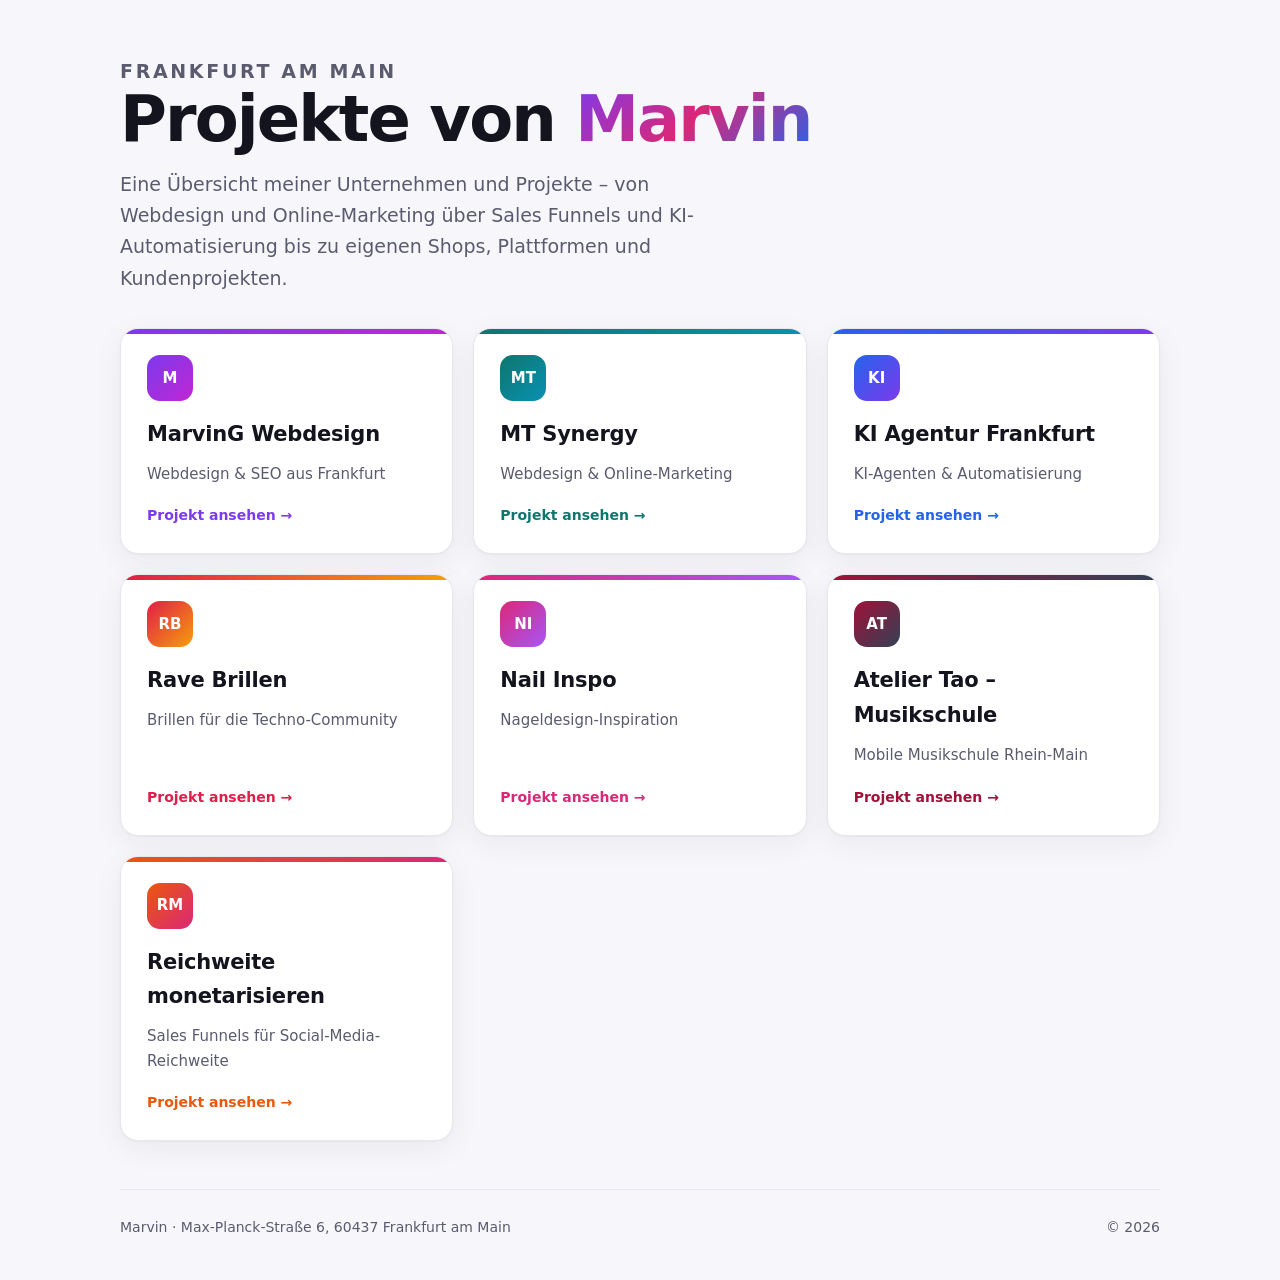
<file: index.html>
<!doctype html>
<html lang="de">
<head>
<meta charset="utf-8">
<meta name="viewport" content="width=device-width, initial-scale=1">
<title>Projekte von Marvin – Webdesign, KI &amp; Online-Projekte aus Frankfurt</title>
<meta name="description" content="Übersicht der Projekte und Unternehmen von Marvin aus Frankfurt am Main: Webdesign, Online-Marketing, KI-Agenten, Rave Brillen und Nail Inspo.">
<link rel="canonical" href="https://marvinggit.github.io/my-projects/">
<meta property="og:title" content="Projekte von Marvin – Webdesign, KI &amp; Online-Projekte aus Frankfurt">
<meta property="og:description" content="Übersicht der Projekte und Unternehmen von Marvin aus Frankfurt am Main: Webdesign, Online-Marketing, KI-Agenten, Rave Brillen und Nail Inspo.">
<meta property="og:url" content="https://marvinggit.github.io/my-projects/">
<meta property="og:type" content="website">
<meta name="theme-color" content="#7c3aed">
<link rel="stylesheet" href="style.css">
</head>
<body style="--accent:#7c3aed">
<div class="wrap">
  <section class="intro">
    <p class="kicker">Frankfurt am Main</p>
    <h1>Projekte von <span>Marvin</span></h1>
    <p>Eine Übersicht meiner Unternehmen und Projekte – von Webdesign und Online-Marketing über Sales Funnels und KI-Automatisierung bis zu eigenen Shops, Plattformen und Kundenprojekten.</p>
  </section>
  <main class="projects">
    <a class="project" href="marving-webdesign/" style="--accent:#7c3aed;--accent2:#c026d3">
      <span class="pm">M</span>
      <h2>MarvinG Webdesign</h2>
      <p>Webdesign &amp; SEO aus Frankfurt</p>
      <span class="more">Projekt ansehen →</span>
    </a>
    <a class="project" href="mt-synergy/" style="--accent:#0f766e;--accent2:#0891b2">
      <span class="pm">MT</span>
      <h2>MT Synergy</h2>
      <p>Webdesign &amp; Online-Marketing</p>
      <span class="more">Projekt ansehen →</span>
    </a>
    <a class="project" href="ki-agentur-frankfurt/" style="--accent:#2563eb;--accent2:#7c3aed">
      <span class="pm">KI</span>
      <h2>KI Agentur Frankfurt</h2>
      <p>KI-Agenten &amp; Automatisierung</p>
      <span class="more">Projekt ansehen →</span>
    </a>
    <a class="project" href="rave-brillen/" style="--accent:#e11d48;--accent2:#f59e0b">
      <span class="pm">RB</span>
      <h2>Rave Brillen</h2>
      <p>Brillen für die Techno-Community</p>
      <span class="more">Projekt ansehen →</span>
    </a>
    <a class="project" href="nail-inspo/" style="--accent:#db2777;--accent2:#a855f7">
      <span class="pm">NI</span>
      <h2>Nail Inspo</h2>
      <p>Nageldesign-Inspiration</p>
      <span class="more">Projekt ansehen →</span>
    </a>
    <a class="project" href="musikschule-tao/" style="--accent:#9f1239;--accent2:#334155">
      <span class="pm">AT</span>
      <h2>Atelier Tao – Musikschule</h2>
      <p>Mobile Musikschule Rhein-Main</p>
      <span class="more">Projekt ansehen →</span>
    </a>
    <a class="project" href="reichweite-monetarisieren/" style="--accent:#ea580c;--accent2:#db2777">
      <span class="pm">RM</span>
      <h2>Reichweite monetarisieren</h2>
      <p>Sales Funnels für Social-Media-Reichweite</p>
      <span class="more">Projekt ansehen →</span>
    </a>
  </main>
  <footer><span>Marvin · Max-Planck-Straße 6, 60437 Frankfurt am Main</span><span>© 2026</span></footer>
</div>
</body>
</html>
</file>
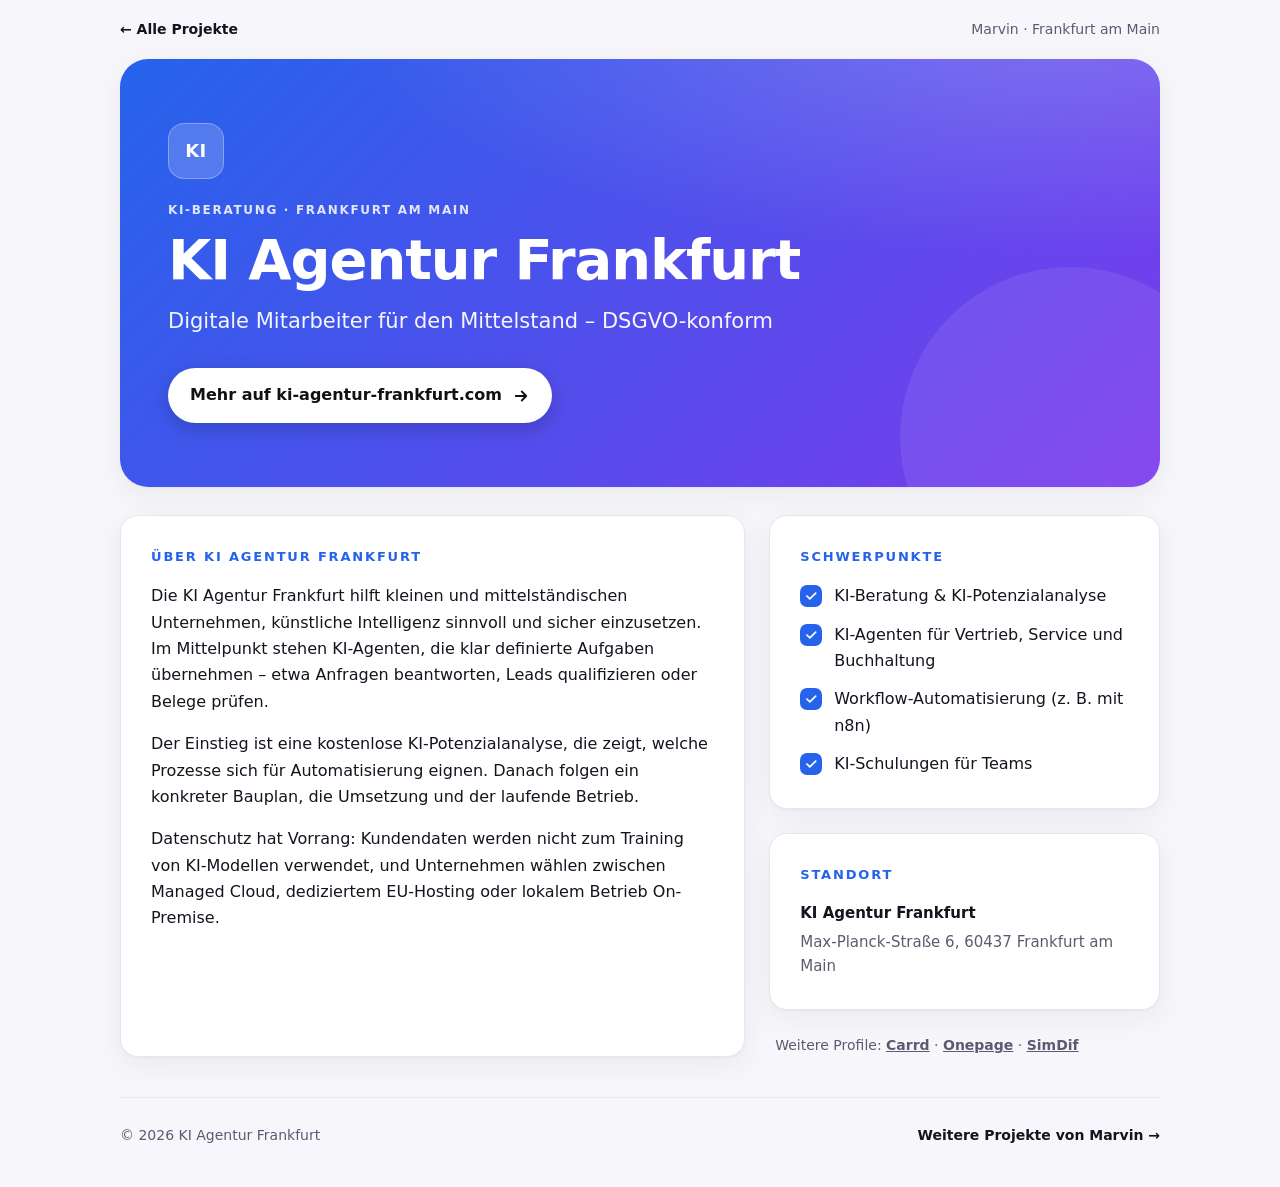
<file: ki-agentur-frankfurt/index.html>
<!doctype html>
<html lang="de">
<head>
<meta charset="utf-8">
<meta name="viewport" content="width=device-width, initial-scale=1">
<title>KI Agentur Frankfurt – KI-Agenten &amp; KI-Automatisierung für den Mittelstand</title>
<meta name="description" content="KI Agentur Frankfurt: KI-Beratung, KI-Agenten und Workflow-Automatisierung für kleine und mittelständische Unternehmen – DSGVO-konform.">
<link rel="canonical" href="https://marvinggit.github.io/my-projects/ki-agentur-frankfurt/">
<meta property="og:title" content="KI Agentur Frankfurt – KI-Agenten &amp; KI-Automatisierung für den Mittelstand">
<meta property="og:description" content="KI Agentur Frankfurt: KI-Beratung, KI-Agenten und Workflow-Automatisierung für kleine und mittelständische Unternehmen – DSGVO-konform.">
<meta property="og:url" content="https://marvinggit.github.io/my-projects/ki-agentur-frankfurt/">
<meta property="og:type" content="website">
<meta name="theme-color" content="#7c3aed">
<link rel="stylesheet" href="../style.css">
<script type="application/ld+json">{"@context": "https://schema.org", "@type": "ProfessionalService", "name": "KI Agentur Frankfurt", "description": "KI Agentur Frankfurt: KI-Beratung, KI-Agenten und Workflow-Automatisierung für kleine und mittelständische Unternehmen – DSGVO-konform.", "url": "https://ki-agentur-frankfurt.com/", "address": {"@type": "PostalAddress", "streetAddress": "Max-Planck-Straße 6", "postalCode": "60437", "addressLocality": "Frankfurt am Main", "addressCountry": "DE"}}</script>
</head>
<body style="--accent:#2563eb;--accent2:#7c3aed">
<div class="wrap">
  <nav class="topbar"><a href="../">← Alle Projekte</a><span>Marvin · Frankfurt am Main</span></nav>
  <header class="hero">
    <div class="mono" aria-hidden="true">KI</div>
    <p class="kicker">KI-Beratung · Frankfurt am Main</p>
    <h1>KI Agentur Frankfurt</h1>
    <p class="lead">Digitale Mitarbeiter für den Mittelstand – DSGVO-konform</p>
    <a class="btn" href="https://ki-agentur-frankfurt.com/">Mehr auf ki-agentur-frankfurt.com <svg viewBox="0 0 24 24" fill="none" stroke="currentColor" stroke-width="2.4" stroke-linecap="round" stroke-linejoin="round" aria-hidden="true"><path d="M5 12h14M13 6l6 6-6 6"/></svg></a>
  </header>
  <main class="grid">
    <section class="card">
      <h2>Über KI Agentur Frankfurt</h2>
        <p>Die KI Agentur Frankfurt hilft kleinen und mittelständischen Unternehmen, künstliche Intelligenz sinnvoll und sicher einzusetzen. Im Mittelpunkt stehen KI-Agenten, die klar definierte Aufgaben übernehmen – etwa Anfragen beantworten, Leads qualifizieren oder Belege prüfen.</p>
        <p>Der Einstieg ist eine kostenlose KI-Potenzialanalyse, die zeigt, welche Prozesse sich für Automatisierung eignen. Danach folgen ein konkreter Bauplan, die Umsetzung und der laufende Betrieb.</p>
        <p>Datenschutz hat Vorrang: Kundendaten werden nicht zum Training von KI-Modellen verwendet, und Unternehmen wählen zwischen Managed Cloud, dediziertem EU-Hosting oder lokalem Betrieb On-Premise.</p>
    </section>
    <div class="side">
      <section class="card">
        <h2>Schwerpunkte</h2>
        <ul class="focus">
        <li>KI-Beratung &amp; KI-Potenzialanalyse</li>
        <li>KI-Agenten für Vertrieb, Service und Buchhaltung</li>
        <li>Workflow-Automatisierung (z. B. mit n8n)</li>
        <li>KI-Schulungen für Teams</li>
        </ul>
      </section>
      <section class="card contact">
        <h2>Standort</h2>
        <strong>KI Agentur Frankfurt</strong>
        Max-Planck-Straße 6, 60437 Frankfurt am Main
      </section>
      <p class="profiles">Weitere Profile: <a href="https://ki-agentur-frankfurt.carrd.co/">Carrd</a> · <a href="https://ki-agentur-frankfurt.onepage.me/">Onepage</a> · <a href="https://ki-agentur-frankfurt.simdif.com/">SimDif</a></p>
    </div>
  </main>
  <footer><span>© 2026 KI Agentur Frankfurt</span><a href="../">Weitere Projekte von Marvin →</a></footer>
</div>
</body>
</html>
</file>
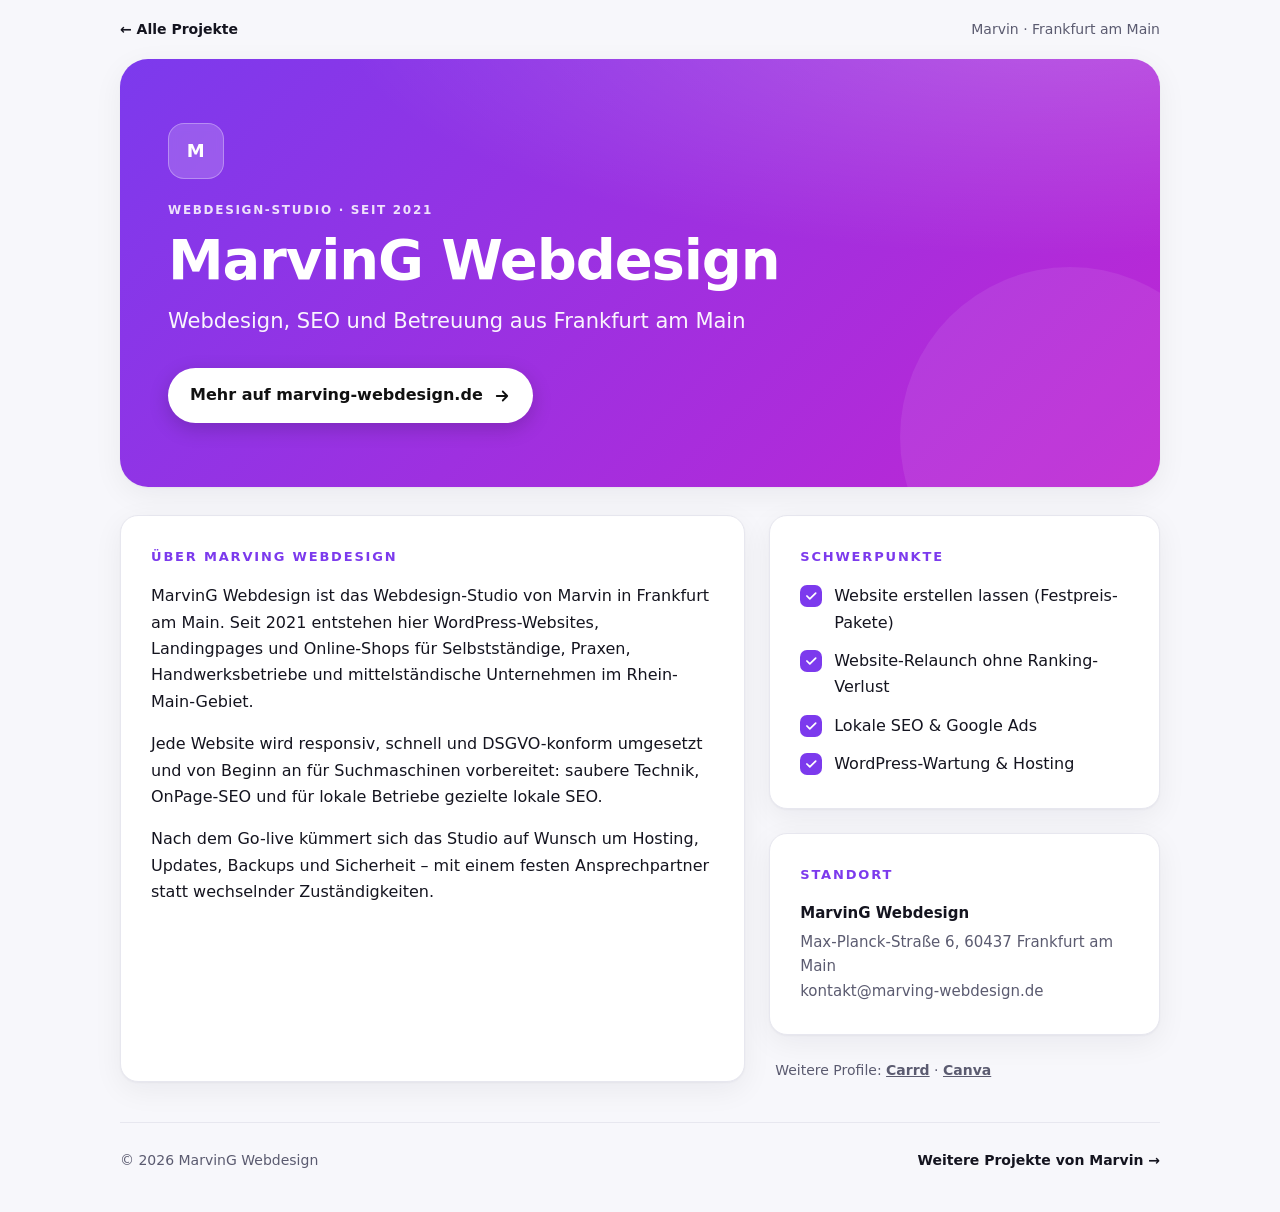
<file: marving-webdesign/index.html>
<!doctype html>
<html lang="de">
<head>
<meta charset="utf-8">
<meta name="viewport" content="width=device-width, initial-scale=1">
<title>MarvinG Webdesign – Webdesign &amp; SEO aus Frankfurt am Main</title>
<meta name="description" content="MarvinG Webdesign: WordPress-Websites, Landingpages und lokale SEO für Selbstständige, Praxen und Mittelstand im Rhein-Main-Gebiet.">
<link rel="canonical" href="https://marvinggit.github.io/my-projects/marving-webdesign/">
<meta property="og:title" content="MarvinG Webdesign – Webdesign &amp; SEO aus Frankfurt am Main">
<meta property="og:description" content="MarvinG Webdesign: WordPress-Websites, Landingpages und lokale SEO für Selbstständige, Praxen und Mittelstand im Rhein-Main-Gebiet.">
<meta property="og:url" content="https://marvinggit.github.io/my-projects/marving-webdesign/">
<meta property="og:type" content="website">
<meta name="theme-color" content="#7c3aed">
<link rel="stylesheet" href="../style.css">
<script type="application/ld+json">{"@context": "https://schema.org", "@type": "ProfessionalService", "name": "MarvinG Webdesign", "description": "MarvinG Webdesign: WordPress-Websites, Landingpages und lokale SEO für Selbstständige, Praxen und Mittelstand im Rhein-Main-Gebiet.", "url": "https://marving-webdesign.de/", "address": {"@type": "PostalAddress", "streetAddress": "Max-Planck-Straße 6", "postalCode": "60437", "addressLocality": "Frankfurt am Main", "addressCountry": "DE"}, "email": "kontakt@marving-webdesign.de"}</script>
</head>
<body style="--accent:#7c3aed;--accent2:#c026d3">
<div class="wrap">
  <nav class="topbar"><a href="../">← Alle Projekte</a><span>Marvin · Frankfurt am Main</span></nav>
  <header class="hero">
    <div class="mono" aria-hidden="true">M</div>
    <p class="kicker">Webdesign-Studio · seit 2021</p>
    <h1>MarvinG Webdesign</h1>
    <p class="lead">Webdesign, SEO und Betreuung aus Frankfurt am Main</p>
    <a class="btn" href="https://marving-webdesign.de/">Mehr auf marving-webdesign.de <svg viewBox="0 0 24 24" fill="none" stroke="currentColor" stroke-width="2.4" stroke-linecap="round" stroke-linejoin="round" aria-hidden="true"><path d="M5 12h14M13 6l6 6-6 6"/></svg></a>
  </header>
  <main class="grid">
    <section class="card">
      <h2>Über MarvinG Webdesign</h2>
        <p>MarvinG Webdesign ist das Webdesign-Studio von Marvin in Frankfurt am Main. Seit 2021 entstehen hier WordPress-Websites, Landingpages und Online-Shops für Selbstständige, Praxen, Handwerksbetriebe und mittelständische Unternehmen im Rhein-Main-Gebiet.</p>
        <p>Jede Website wird responsiv, schnell und DSGVO-konform umgesetzt und von Beginn an für Suchmaschinen vorbereitet: saubere Technik, OnPage-SEO und für lokale Betriebe gezielte lokale SEO.</p>
        <p>Nach dem Go-live kümmert sich das Studio auf Wunsch um Hosting, Updates, Backups und Sicherheit – mit einem festen Ansprechpartner statt wechselnder Zuständigkeiten.</p>
    </section>
    <div class="side">
      <section class="card">
        <h2>Schwerpunkte</h2>
        <ul class="focus">
        <li>Website erstellen lassen (Festpreis-Pakete)</li>
        <li>Website-Relaunch ohne Ranking-Verlust</li>
        <li>Lokale SEO &amp; Google Ads</li>
        <li>WordPress-Wartung &amp; Hosting</li>
        </ul>
      </section>
      <section class="card contact">
        <h2>Standort</h2>
        <strong>MarvinG Webdesign</strong>
        Max-Planck-Straße 6, 60437 Frankfurt am Main<br>kontakt@marving-webdesign.de
      </section>
      <p class="profiles">Weitere Profile: <a href="https://marving-webdesign.carrd.co/">Carrd</a> · <a href="https://flying-lemur-9bglht.my.canva.site/marving-webdesign">Canva</a></p>
    </div>
  </main>
  <footer><span>© 2026 MarvinG Webdesign</span><a href="../">Weitere Projekte von Marvin →</a></footer>
</div>
</body>
</html>
</file>
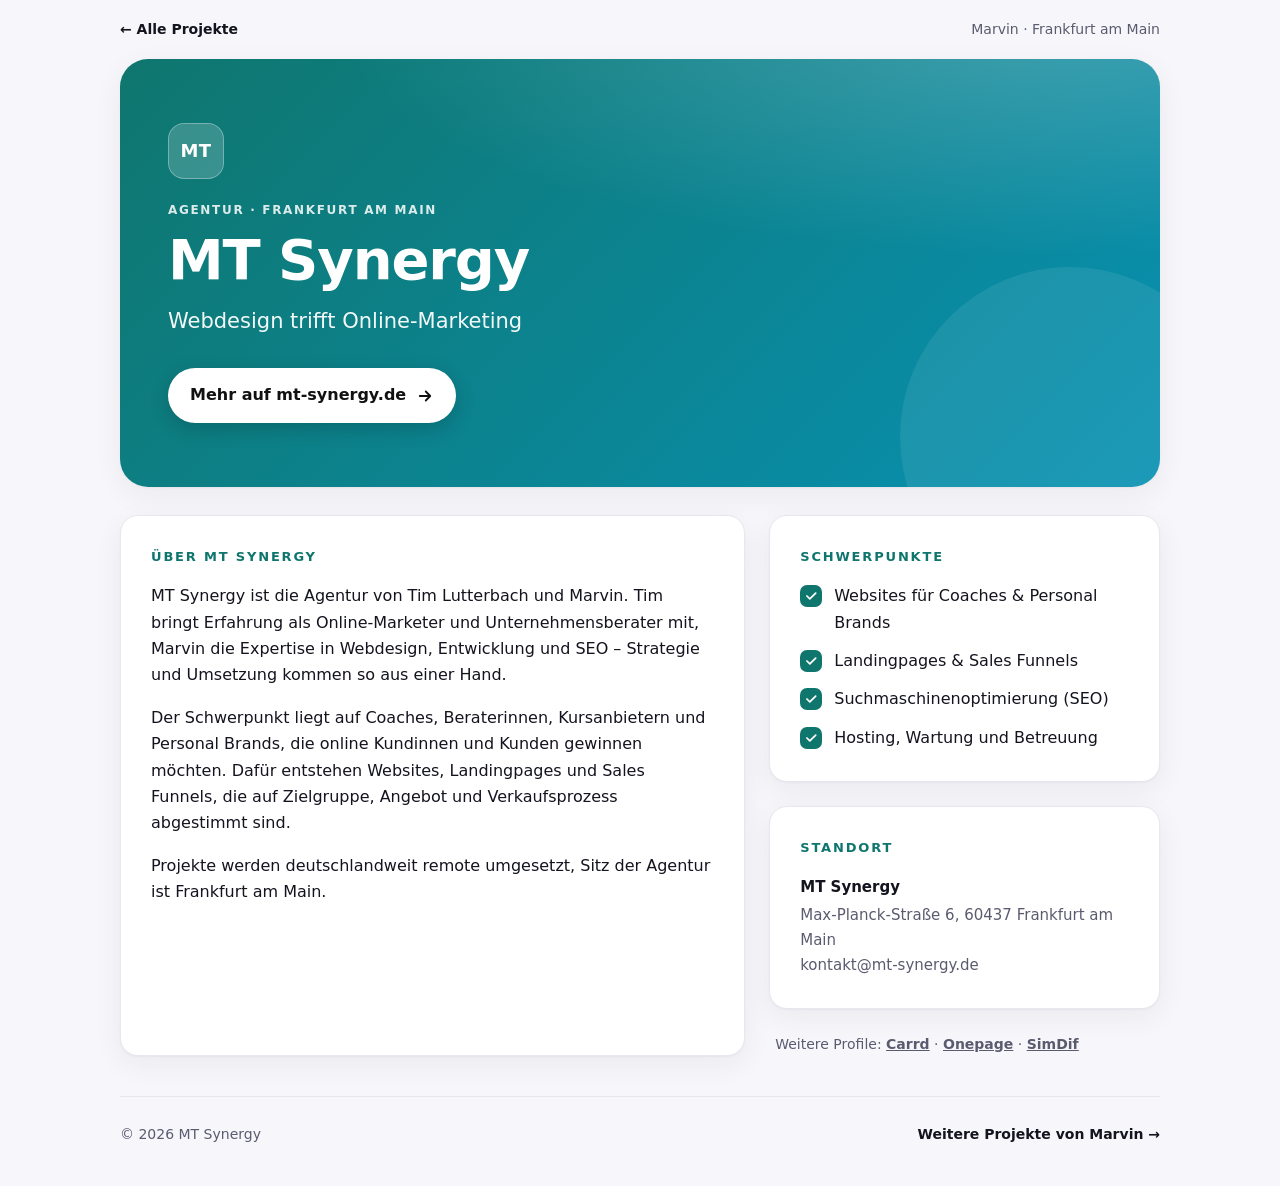
<file: mt-synergy/index.html>
<!doctype html>
<html lang="de">
<head>
<meta charset="utf-8">
<meta name="viewport" content="width=device-width, initial-scale=1">
<title>MT Synergy – Webdesign &amp; Online-Marketing für Coaches und Personal Brands</title>
<meta name="description" content="MT Synergy verbindet Webdesign und Online-Marketing: Websites, Landingpages und Sales Funnels für Coaches, Berater und Personal Brands.">
<link rel="canonical" href="https://marvinggit.github.io/my-projects/mt-synergy/">
<meta property="og:title" content="MT Synergy – Webdesign &amp; Online-Marketing für Coaches und Personal Brands">
<meta property="og:description" content="MT Synergy verbindet Webdesign und Online-Marketing: Websites, Landingpages und Sales Funnels für Coaches, Berater und Personal Brands.">
<meta property="og:url" content="https://marvinggit.github.io/my-projects/mt-synergy/">
<meta property="og:type" content="website">
<meta name="theme-color" content="#7c3aed">
<link rel="stylesheet" href="../style.css">
<script type="application/ld+json">{"@context": "https://schema.org", "@type": "ProfessionalService", "name": "MT Synergy", "description": "MT Synergy verbindet Webdesign und Online-Marketing: Websites, Landingpages und Sales Funnels für Coaches, Berater und Personal Brands.", "url": "https://mt-synergy.de/", "address": {"@type": "PostalAddress", "streetAddress": "Max-Planck-Straße 6", "postalCode": "60437", "addressLocality": "Frankfurt am Main", "addressCountry": "DE"}, "email": "kontakt@mt-synergy.de"}</script>
</head>
<body style="--accent:#0f766e;--accent2:#0891b2">
<div class="wrap">
  <nav class="topbar"><a href="../">← Alle Projekte</a><span>Marvin · Frankfurt am Main</span></nav>
  <header class="hero">
    <div class="mono" aria-hidden="true">MT</div>
    <p class="kicker">Agentur · Frankfurt am Main</p>
    <h1>MT Synergy</h1>
    <p class="lead">Webdesign trifft Online-Marketing</p>
    <a class="btn" href="https://mt-synergy.de/">Mehr auf mt-synergy.de <svg viewBox="0 0 24 24" fill="none" stroke="currentColor" stroke-width="2.4" stroke-linecap="round" stroke-linejoin="round" aria-hidden="true"><path d="M5 12h14M13 6l6 6-6 6"/></svg></a>
  </header>
  <main class="grid">
    <section class="card">
      <h2>Über MT Synergy</h2>
        <p>MT Synergy ist die Agentur von Tim Lutterbach und Marvin. Tim bringt Erfahrung als Online-Marketer und Unternehmensberater mit, Marvin die Expertise in Webdesign, Entwicklung und SEO – Strategie und Umsetzung kommen so aus einer Hand.</p>
        <p>Der Schwerpunkt liegt auf Coaches, Beraterinnen, Kursanbietern und Personal Brands, die online Kundinnen und Kunden gewinnen möchten. Dafür entstehen Websites, Landingpages und Sales Funnels, die auf Zielgruppe, Angebot und Verkaufsprozess abgestimmt sind.</p>
        <p>Projekte werden deutschlandweit remote umgesetzt, Sitz der Agentur ist Frankfurt am Main.</p>
    </section>
    <div class="side">
      <section class="card">
        <h2>Schwerpunkte</h2>
        <ul class="focus">
        <li>Websites für Coaches &amp; Personal Brands</li>
        <li>Landingpages &amp; Sales Funnels</li>
        <li>Suchmaschinenoptimierung (SEO)</li>
        <li>Hosting, Wartung und Betreuung</li>
        </ul>
      </section>
      <section class="card contact">
        <h2>Standort</h2>
        <strong>MT Synergy</strong>
        Max-Planck-Straße 6, 60437 Frankfurt am Main<br>kontakt@mt-synergy.de
      </section>
      <p class="profiles">Weitere Profile: <a href="https://mt-synergy.carrd.co/">Carrd</a> · <a href="https://mt-synergy.onepage.me/">Onepage</a> · <a href="https://mt-synergy.simdif.com/">SimDif</a></p>
    </div>
  </main>
  <footer><span>© 2026 MT Synergy</span><a href="../">Weitere Projekte von Marvin →</a></footer>
</div>
</body>
</html>
</file>
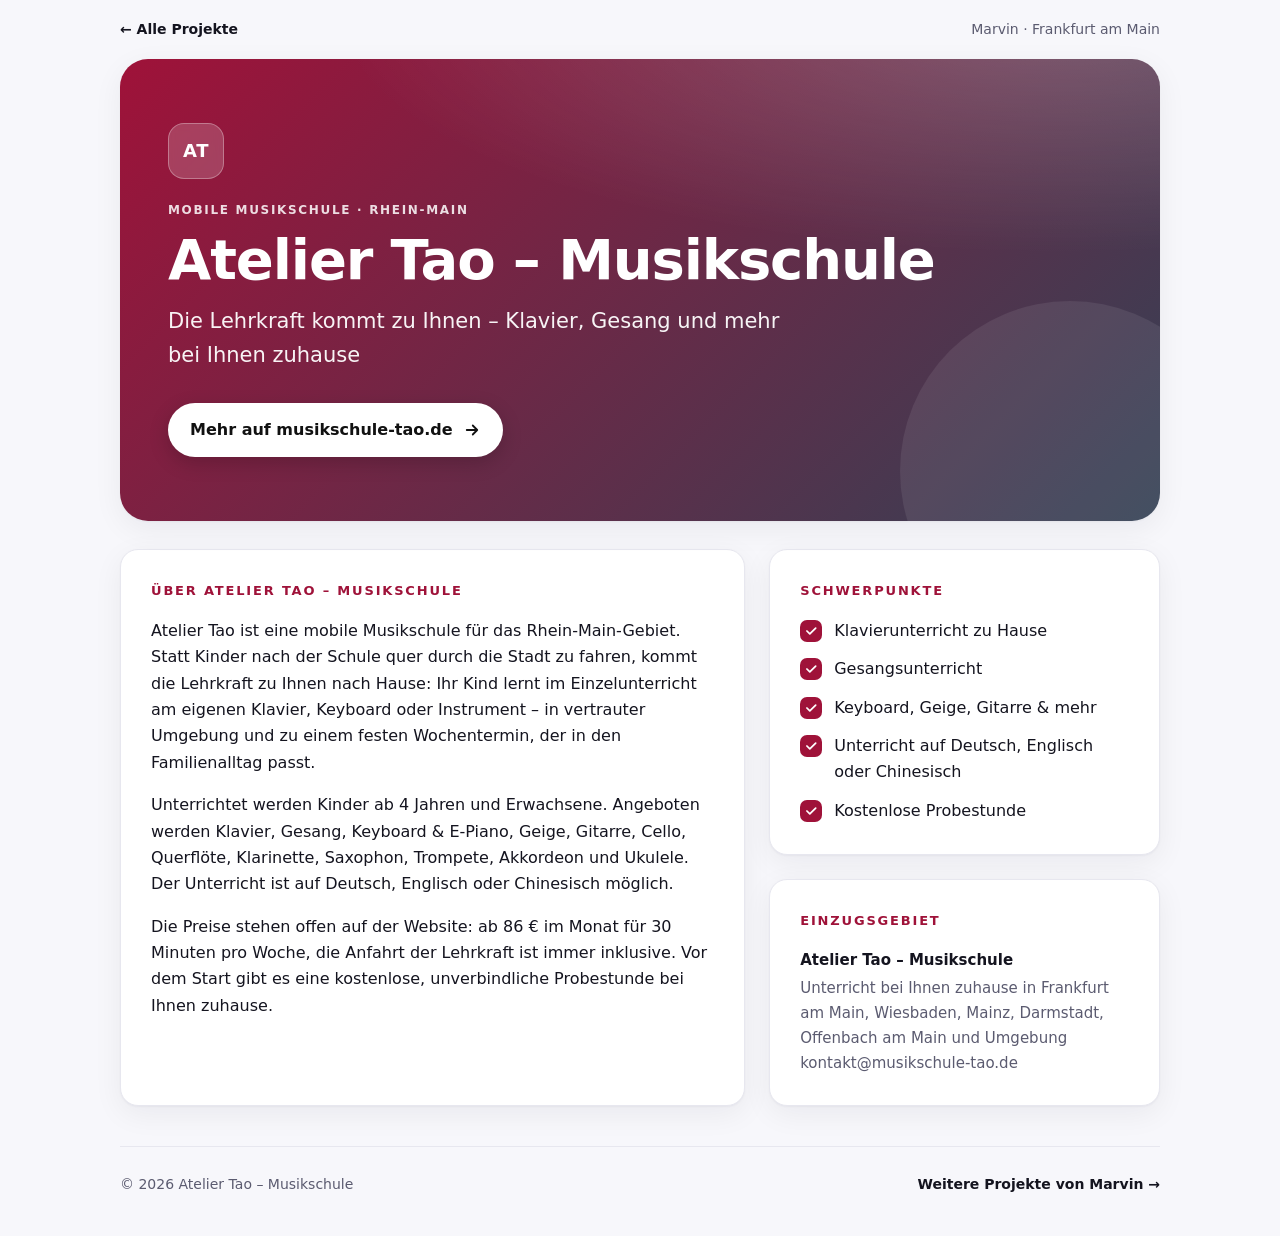
<file: musikschule-tao/index.html>
<!doctype html>
<html lang="de">
<head>
<meta charset="utf-8">
<meta name="viewport" content="width=device-width, initial-scale=1">
<title>Atelier Tao – Mobile Musikschule im Rhein-Main-Gebiet</title>
<meta name="description" content="Atelier Tao: Musikunterricht bei Ihnen zuhause – Klavier, Gesang und mehr für Kinder ab 4 Jahren und Erwachsene in Frankfurt, Wiesbaden, Mainz und Darmstadt.">
<link rel="canonical" href="https://marvinggit.github.io/my-projects/musikschule-tao/">
<meta property="og:title" content="Atelier Tao – Mobile Musikschule im Rhein-Main-Gebiet">
<meta property="og:description" content="Atelier Tao: Musikunterricht bei Ihnen zuhause – Klavier, Gesang und mehr für Kinder ab 4 Jahren und Erwachsene in Frankfurt, Wiesbaden, Mainz und Darmstadt.">
<meta property="og:url" content="https://marvinggit.github.io/my-projects/musikschule-tao/">
<meta property="og:type" content="website">
<meta name="theme-color" content="#7c3aed">
<link rel="stylesheet" href="../style.css">
<script type="application/ld+json">{"@context": "https://schema.org", "@type": "MusicSchool", "name": "Atelier Tao – Musikschule", "description": "Atelier Tao: Musikunterricht bei Ihnen zuhause – Klavier, Gesang und mehr für Kinder ab 4 Jahren und Erwachsene in Frankfurt, Wiesbaden, Mainz und Darmstadt.", "url": "https://www.musikschule-tao.de/", "email": "kontakt@musikschule-tao.de", "areaServed": ["Frankfurt am Main", "Wiesbaden", "Mainz", "Darmstadt", "Offenbach am Main"]}</script>
</head>
<body style="--accent:#9f1239;--accent2:#334155">
<div class="wrap">
  <nav class="topbar"><a href="../">← Alle Projekte</a><span>Marvin · Frankfurt am Main</span></nav>
  <header class="hero">
    <div class="mono" aria-hidden="true">AT</div>
    <p class="kicker">Mobile Musikschule · Rhein-Main</p>
    <h1>Atelier Tao – Musikschule</h1>
    <p class="lead">Die Lehrkraft kommt zu Ihnen – Klavier, Gesang und mehr bei Ihnen zuhause</p>
    <a class="btn" href="https://www.musikschule-tao.de/">Mehr auf musikschule-tao.de <svg viewBox="0 0 24 24" fill="none" stroke="currentColor" stroke-width="2.4" stroke-linecap="round" stroke-linejoin="round" aria-hidden="true"><path d="M5 12h14M13 6l6 6-6 6"/></svg></a>
  </header>
  <main class="grid">
    <section class="card">
      <h2>Über Atelier Tao – Musikschule</h2>
        <p>Atelier Tao ist eine mobile Musikschule für das Rhein-Main-Gebiet. Statt Kinder nach der Schule quer durch die Stadt zu fahren, kommt die Lehrkraft zu Ihnen nach Hause: Ihr Kind lernt im Einzelunterricht am eigenen Klavier, Keyboard oder Instrument – in vertrauter Umgebung und zu einem festen Wochentermin, der in den Familienalltag passt.</p>
        <p>Unterrichtet werden Kinder ab 4 Jahren und Erwachsene. Angeboten werden Klavier, Gesang, Keyboard &amp; E-Piano, Geige, Gitarre, Cello, Querflöte, Klarinette, Saxophon, Trompete, Akkordeon und Ukulele. Der Unterricht ist auf Deutsch, Englisch oder Chinesisch möglich.</p>
        <p>Die Preise stehen offen auf der Website: ab 86 € im Monat für 30 Minuten pro Woche, die Anfahrt der Lehrkraft ist immer inklusive. Vor dem Start gibt es eine kostenlose, unverbindliche Probestunde bei Ihnen zuhause.</p>
    </section>
    <div class="side">
      <section class="card">
        <h2>Schwerpunkte</h2>
        <ul class="focus">
        <li>Klavierunterricht zu Hause</li>
        <li>Gesangsunterricht</li>
        <li>Keyboard, Geige, Gitarre &amp; mehr</li>
        <li>Unterricht auf Deutsch, Englisch oder Chinesisch</li>
        <li>Kostenlose Probestunde</li>
        </ul>
      </section>
      <section class="card contact">
        <h2>Einzugsgebiet</h2>
        <strong>Atelier Tao – Musikschule</strong>
        Unterricht bei Ihnen zuhause in Frankfurt am Main, Wiesbaden, Mainz, Darmstadt, Offenbach am Main und Umgebung<br>kontakt@musikschule-tao.de
      </section>
    </div>
  </main>
  <footer><span>© 2026 Atelier Tao – Musikschule</span><a href="../">Weitere Projekte von Marvin →</a></footer>
</div>
</body>
</html>
</file>
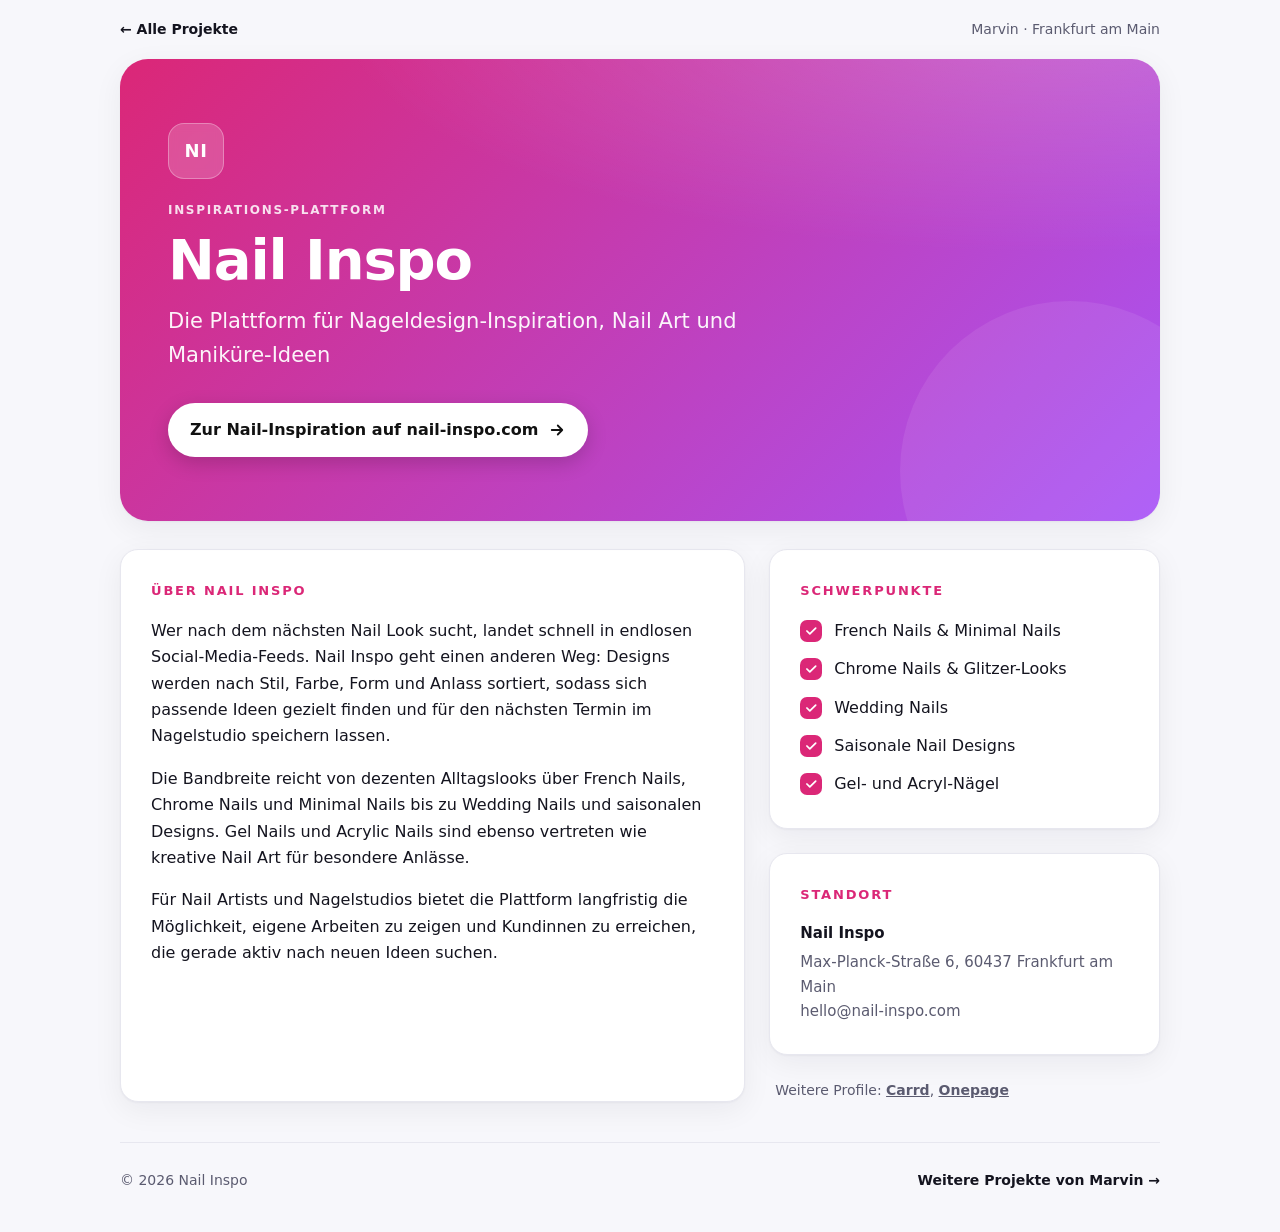
<file: nail-inspo/index.html>
<!doctype html>
<html lang="de">
<head>
<meta charset="utf-8">
<meta name="viewport" content="width=device-width, initial-scale=1">
<title>Nail Inspo – Nageldesign-Inspiration &amp; Nail Art</title>
<meta name="description" content="Nail Inspo: Nageldesign-Ideen nach Stil, Farbe, Form und Anlass – French, Chrome, Minimal und Wedding Nails an einem Ort.">
<link rel="canonical" href="https://marvinggit.github.io/my-projects/nail-inspo/">
<meta property="og:title" content="Nail Inspo – Nageldesign-Inspiration &amp; Nail Art">
<meta property="og:description" content="Nail Inspo: Nageldesign-Ideen nach Stil, Farbe, Form und Anlass – French, Chrome, Minimal und Wedding Nails an einem Ort.">
<meta property="og:url" content="https://marvinggit.github.io/my-projects/nail-inspo/">
<meta property="og:type" content="website">
<meta name="theme-color" content="#7c3aed">
<link rel="stylesheet" href="../style.css">
<script type="application/ld+json">{"@context": "https://schema.org", "@type": "Organization", "name": "Nail Inspo", "description": "Nail Inspo: Nageldesign-Ideen nach Stil, Farbe, Form und Anlass – French, Chrome, Minimal und Wedding Nails an einem Ort.", "url": "https://nail-inspo.com/", "address": {"@type": "PostalAddress", "streetAddress": "Max-Planck-Straße 6", "postalCode": "60437", "addressLocality": "Frankfurt am Main", "addressCountry": "DE"}, "email": "hello@nail-inspo.com"}</script>
</head>
<body style="--accent:#db2777;--accent2:#a855f7">
<div class="wrap">
  <nav class="topbar"><a href="../">← Alle Projekte</a><span>Marvin · Frankfurt am Main</span></nav>
  <header class="hero">
    <div class="mono" aria-hidden="true">NI</div>
    <p class="kicker">Inspirations-Plattform</p>
    <h1>Nail Inspo</h1>
    <p class="lead">Die Plattform für Nageldesign-Inspiration, Nail Art und Maniküre-Ideen</p>
    <a class="btn" href="https://nail-inspo.com/">Zur Nail-Inspiration auf nail-inspo.com <svg viewBox="0 0 24 24" fill="none" stroke="currentColor" stroke-width="2.4" stroke-linecap="round" stroke-linejoin="round" aria-hidden="true"><path d="M5 12h14M13 6l6 6-6 6"/></svg></a>
  </header>
  <main class="grid">
    <section class="card">
      <h2>Über Nail Inspo</h2>
        <p>Wer nach dem nächsten Nail Look sucht, landet schnell in endlosen Social-Media-Feeds. Nail Inspo geht einen anderen Weg: Designs werden nach Stil, Farbe, Form und Anlass sortiert, sodass sich passende Ideen gezielt finden und für den nächsten Termin im Nagelstudio speichern lassen.</p>
        <p>Die Bandbreite reicht von dezenten Alltagslooks über French Nails, Chrome Nails und Minimal Nails bis zu Wedding Nails und saisonalen Designs. Gel Nails und Acrylic Nails sind ebenso vertreten wie kreative Nail Art für besondere Anlässe.</p>
        <p>Für Nail Artists und Nagelstudios bietet die Plattform langfristig die Möglichkeit, eigene Arbeiten zu zeigen und Kundinnen zu erreichen, die gerade aktiv nach neuen Ideen suchen.</p>
    </section>
    <div class="side">
      <section class="card">
        <h2>Schwerpunkte</h2>
        <ul class="focus">
        <li>French Nails &amp; Minimal Nails</li>
        <li>Chrome Nails &amp; Glitzer-Looks</li>
        <li>Wedding Nails</li>
        <li>Saisonale Nail Designs</li>
        <li>Gel- und Acryl-Nägel</li>
        </ul>
      </section>
      <section class="card contact">
        <h2>Standort</h2>
        <strong>Nail Inspo</strong>
        Max-Planck-Straße 6, 60437 Frankfurt am Main<br>hello@nail-inspo.com
      </section>
      <p class="profiles">Weitere Profile: <a href="https://nail-inspo.carrd.co/">Carrd</a>, <a href="https://nail-inspo.onepage.me/">Onepage</a></p>
    </div>
  </main>
  <footer><span>© 2026 Nail Inspo</span><a href="../">Weitere Projekte von Marvin →</a></footer>
</div>
</body>
</html>
</file>
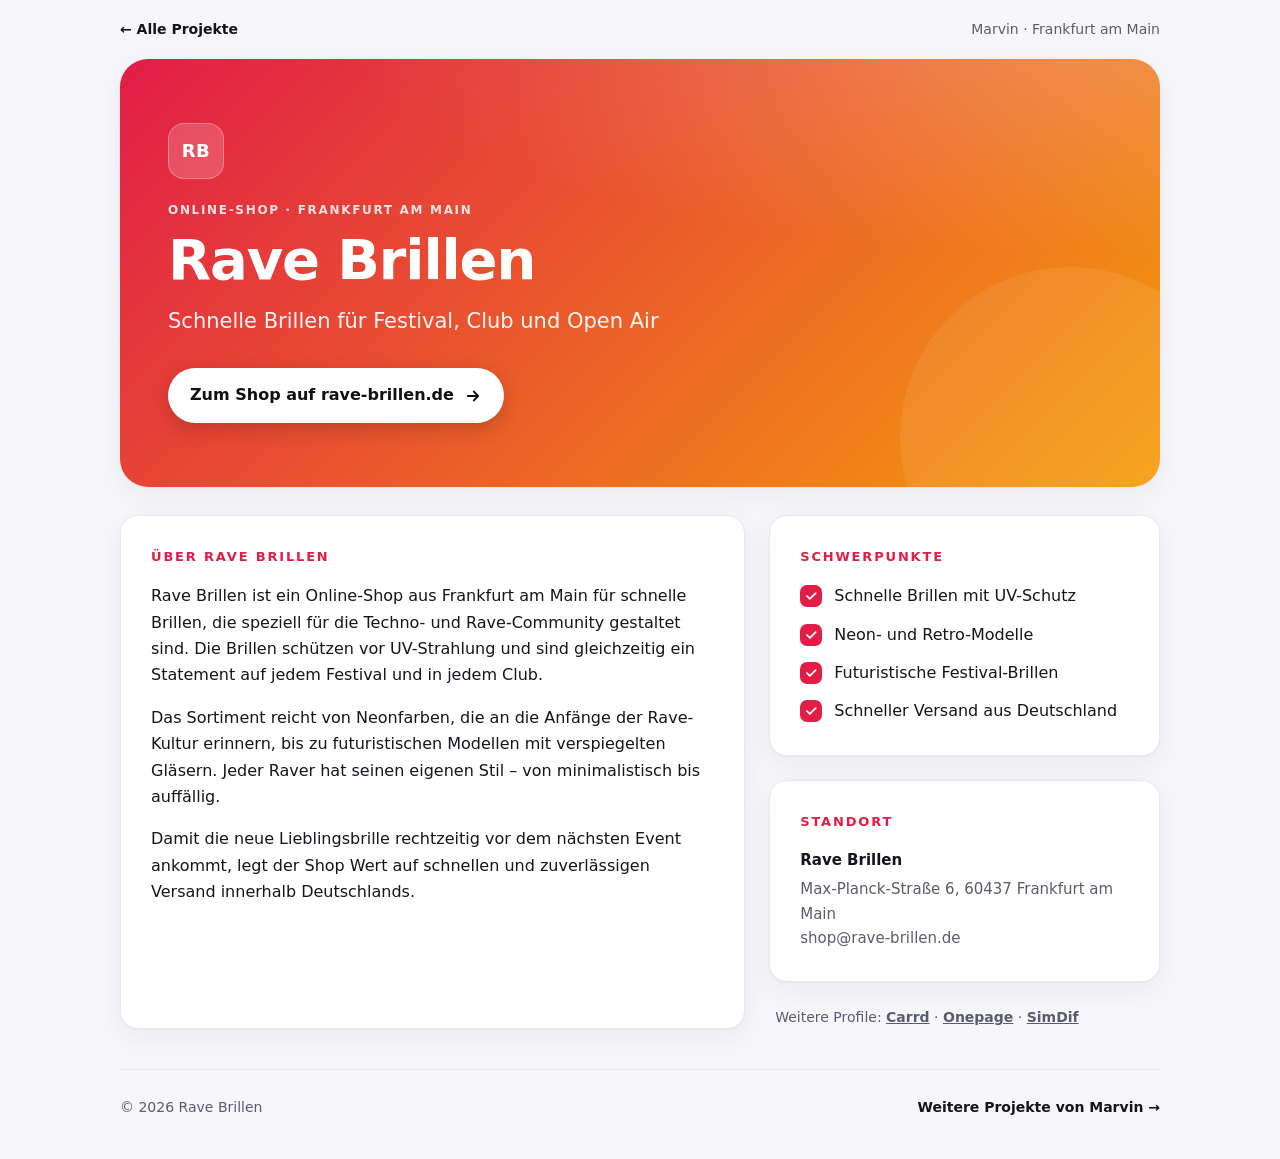
<file: rave-brillen/index.html>
<!doctype html>
<html lang="de">
<head>
<meta charset="utf-8">
<meta name="viewport" content="width=device-width, initial-scale=1">
<title>Rave Brillen – Schnelle Brillen für die Techno-Community</title>
<meta name="description" content="Rave Brillen: Online-Shop aus Frankfurt für schnelle Brillen mit UV-Schutz – Neon-, Retro- und Festival-Modelle mit schnellem Versand.">
<link rel="canonical" href="https://marvinggit.github.io/my-projects/rave-brillen/">
<meta property="og:title" content="Rave Brillen – Schnelle Brillen für die Techno-Community">
<meta property="og:description" content="Rave Brillen: Online-Shop aus Frankfurt für schnelle Brillen mit UV-Schutz – Neon-, Retro- und Festival-Modelle mit schnellem Versand.">
<meta property="og:url" content="https://marvinggit.github.io/my-projects/rave-brillen/">
<meta property="og:type" content="website">
<meta name="theme-color" content="#7c3aed">
<link rel="stylesheet" href="../style.css">
<script type="application/ld+json">{"@context": "https://schema.org", "@type": "Store", "name": "Rave Brillen", "description": "Rave Brillen: Online-Shop aus Frankfurt für schnelle Brillen mit UV-Schutz – Neon-, Retro- und Festival-Modelle mit schnellem Versand.", "url": "https://rave-brillen.de/", "address": {"@type": "PostalAddress", "streetAddress": "Max-Planck-Straße 6", "postalCode": "60437", "addressLocality": "Frankfurt am Main", "addressCountry": "DE"}, "email": "shop@rave-brillen.de"}</script>
</head>
<body style="--accent:#e11d48;--accent2:#f59e0b">
<div class="wrap">
  <nav class="topbar"><a href="../">← Alle Projekte</a><span>Marvin · Frankfurt am Main</span></nav>
  <header class="hero">
    <div class="mono" aria-hidden="true">RB</div>
    <p class="kicker">Online-Shop · Frankfurt am Main</p>
    <h1>Rave Brillen</h1>
    <p class="lead">Schnelle Brillen für Festival, Club und Open Air</p>
    <a class="btn" href="https://rave-brillen.de/">Zum Shop auf rave-brillen.de <svg viewBox="0 0 24 24" fill="none" stroke="currentColor" stroke-width="2.4" stroke-linecap="round" stroke-linejoin="round" aria-hidden="true"><path d="M5 12h14M13 6l6 6-6 6"/></svg></a>
  </header>
  <main class="grid">
    <section class="card">
      <h2>Über Rave Brillen</h2>
        <p>Rave Brillen ist ein Online-Shop aus Frankfurt am Main für schnelle Brillen, die speziell für die Techno- und Rave-Community gestaltet sind. Die Brillen schützen vor UV-Strahlung und sind gleichzeitig ein Statement auf jedem Festival und in jedem Club.</p>
        <p>Das Sortiment reicht von Neonfarben, die an die Anfänge der Rave-Kultur erinnern, bis zu futuristischen Modellen mit verspiegelten Gläsern. Jeder Raver hat seinen eigenen Stil – von minimalistisch bis auffällig.</p>
        <p>Damit die neue Lieblingsbrille rechtzeitig vor dem nächsten Event ankommt, legt der Shop Wert auf schnellen und zuverlässigen Versand innerhalb Deutschlands.</p>
    </section>
    <div class="side">
      <section class="card">
        <h2>Schwerpunkte</h2>
        <ul class="focus">
        <li>Schnelle Brillen mit UV-Schutz</li>
        <li>Neon- und Retro-Modelle</li>
        <li>Futuristische Festival-Brillen</li>
        <li>Schneller Versand aus Deutschland</li>
        </ul>
      </section>
      <section class="card contact">
        <h2>Standort</h2>
        <strong>Rave Brillen</strong>
        Max-Planck-Straße 6, 60437 Frankfurt am Main<br>shop@rave-brillen.de
      </section>
      <p class="profiles">Weitere Profile: <a href="https://rave-brillen.carrd.co/">Carrd</a> · <a href="https://rave-brillen.onepage.me/">Onepage</a> · <a href="https://rave-brillen.simdif.com/">SimDif</a></p>
    </div>
  </main>
  <footer><span>© 2026 Rave Brillen</span><a href="../">Weitere Projekte von Marvin →</a></footer>
</div>
</body>
</html>
</file>
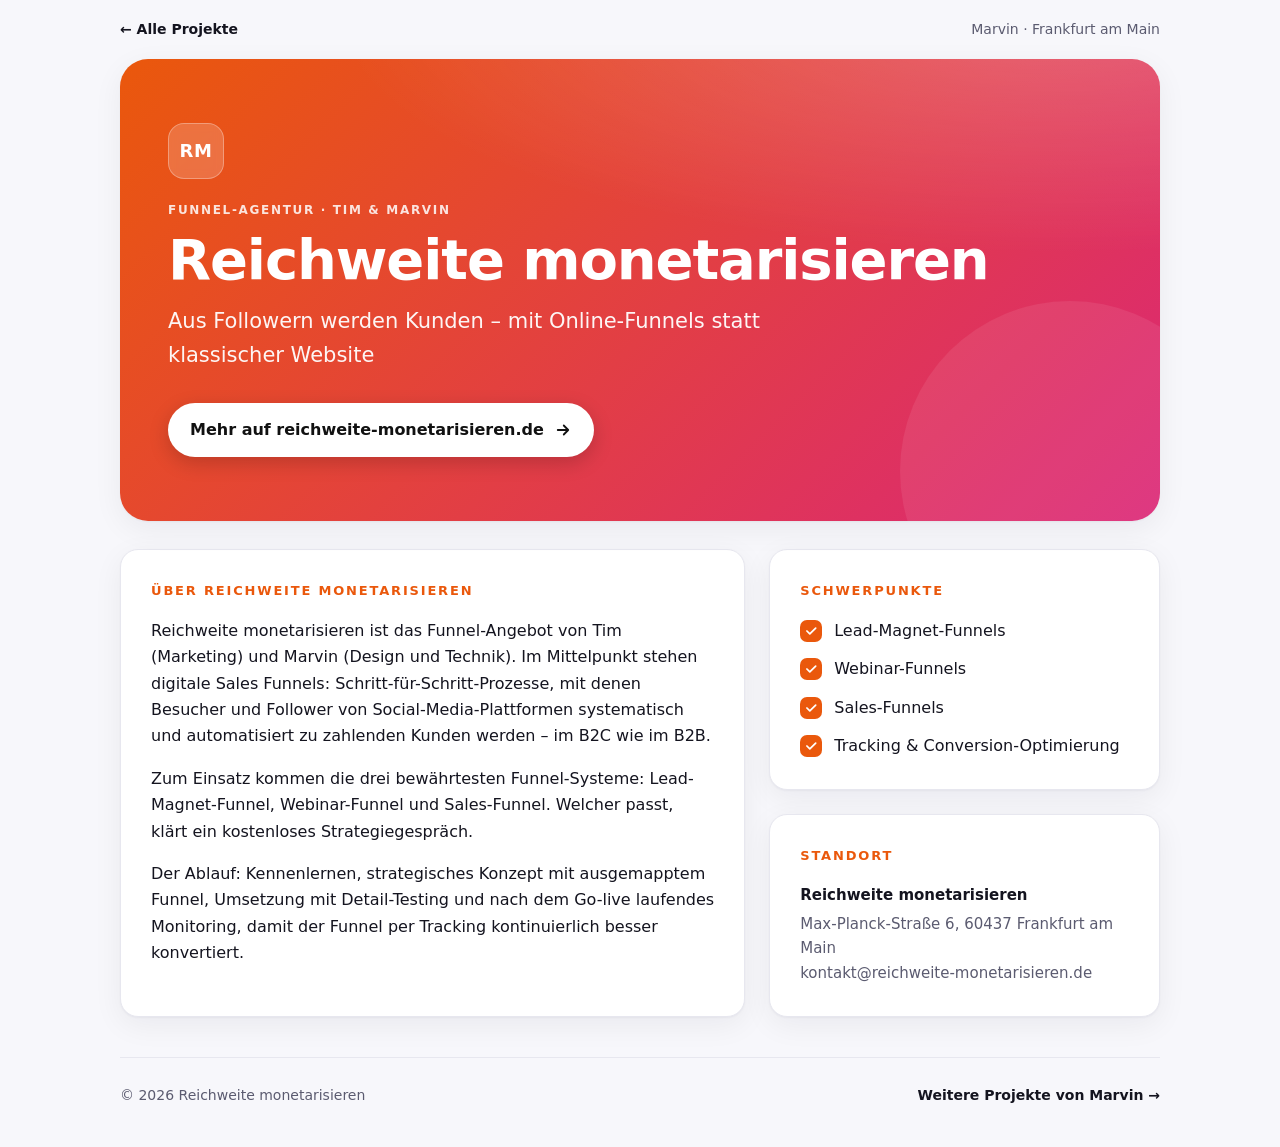
<file: reichweite-monetarisieren/index.html>
<!doctype html>
<html lang="de">
<head>
<meta charset="utf-8">
<meta name="viewport" content="width=device-width, initial-scale=1">
<title>Reichweite monetarisieren – Sales Funnels für Social-Media-Reichweite</title>
<meta name="description" content="Reichweite monetarisieren: Lead-Magnet-, Webinar- und Sales-Funnels, die Follower von Social Media systematisch zu zahlenden Kunden machen.">
<link rel="canonical" href="https://marvinggit.github.io/my-projects/reichweite-monetarisieren/">
<meta property="og:title" content="Reichweite monetarisieren – Sales Funnels für Social-Media-Reichweite">
<meta property="og:description" content="Reichweite monetarisieren: Lead-Magnet-, Webinar- und Sales-Funnels, die Follower von Social Media systematisch zu zahlenden Kunden machen.">
<meta property="og:url" content="https://marvinggit.github.io/my-projects/reichweite-monetarisieren/">
<meta property="og:type" content="website">
<meta name="theme-color" content="#7c3aed">
<link rel="stylesheet" href="../style.css">
<script type="application/ld+json">{"@context": "https://schema.org", "@type": "ProfessionalService", "name": "Reichweite monetarisieren", "description": "Reichweite monetarisieren: Lead-Magnet-, Webinar- und Sales-Funnels, die Follower von Social Media systematisch zu zahlenden Kunden machen.", "url": "https://reichweite-monetarisieren.de/", "address": {"@type": "PostalAddress", "streetAddress": "Max-Planck-Straße 6", "postalCode": "60437", "addressLocality": "Frankfurt am Main", "addressCountry": "DE"}, "email": "kontakt@reichweite-monetarisieren.de"}</script>
</head>
<body style="--accent:#ea580c;--accent2:#db2777">
<div class="wrap">
  <nav class="topbar"><a href="../">← Alle Projekte</a><span>Marvin · Frankfurt am Main</span></nav>
  <header class="hero">
    <div class="mono" aria-hidden="true">RM</div>
    <p class="kicker">Funnel-Agentur · Tim &amp; Marvin</p>
    <h1>Reichweite monetarisieren</h1>
    <p class="lead">Aus Followern werden Kunden – mit Online-Funnels statt klassischer Website</p>
    <a class="btn" href="https://reichweite-monetarisieren.de/">Mehr auf reichweite-monetarisieren.de <svg viewBox="0 0 24 24" fill="none" stroke="currentColor" stroke-width="2.4" stroke-linecap="round" stroke-linejoin="round" aria-hidden="true"><path d="M5 12h14M13 6l6 6-6 6"/></svg></a>
  </header>
  <main class="grid">
    <section class="card">
      <h2>Über Reichweite monetarisieren</h2>
        <p>Reichweite monetarisieren ist das Funnel-Angebot von Tim (Marketing) und Marvin (Design und Technik). Im Mittelpunkt stehen digitale Sales Funnels: Schritt-für-Schritt-Prozesse, mit denen Besucher und Follower von Social-Media-Plattformen systematisch und automatisiert zu zahlenden Kunden werden – im B2C wie im B2B.</p>
        <p>Zum Einsatz kommen die drei bewährtesten Funnel-Systeme: Lead-Magnet-Funnel, Webinar-Funnel und Sales-Funnel. Welcher passt, klärt ein kostenloses Strategiegespräch.</p>
        <p>Der Ablauf: Kennenlernen, strategisches Konzept mit ausgemapptem Funnel, Umsetzung mit Detail-Testing und nach dem Go-live laufendes Monitoring, damit der Funnel per Tracking kontinuierlich besser konvertiert.</p>
    </section>
    <div class="side">
      <section class="card">
        <h2>Schwerpunkte</h2>
        <ul class="focus">
        <li>Lead-Magnet-Funnels</li>
        <li>Webinar-Funnels</li>
        <li>Sales-Funnels</li>
        <li>Tracking &amp; Conversion-Optimierung</li>
        </ul>
      </section>
      <section class="card contact">
        <h2>Standort</h2>
        <strong>Reichweite monetarisieren</strong>
        Max-Planck-Straße 6, 60437 Frankfurt am Main<br>kontakt@reichweite-monetarisieren.de
      </section>
    </div>
  </main>
  <footer><span>© 2026 Reichweite monetarisieren</span><a href="../">Weitere Projekte von Marvin →</a></footer>
</div>
</body>
</html>
</file>
<file: style.css>
:root{--bg:#f7f7fb;--surface:#fff;--text:#14141f;--muted:#5b5b70;--line:#e7e7ef;--radius:18px;--shadow:0 1px 2px rgba(20,20,40,.04),0 8px 30px rgba(20,20,40,.06)}
@media (prefers-color-scheme:dark){:root{--bg:#0d0d14;--surface:#16161f;--text:#f1f1f7;--muted:#a3a3b8;--line:#272735;--shadow:0 1px 2px rgba(0,0,0,.3),0 8px 30px rgba(0,0,0,.35)}}
*{box-sizing:border-box}html{-webkit-text-size-adjust:100%}
body{margin:0;background:var(--bg);color:var(--text);font:16px/1.65 ui-sans-serif,system-ui,-apple-system,"Segoe UI",Roboto,"Helvetica Neue",Arial,sans-serif;-webkit-font-smoothing:antialiased}
a{color:inherit}
.wrap{max-width:1080px;margin:0 auto;padding:0 20px}
.topbar{display:flex;justify-content:space-between;align-items:center;padding:18px 0;font-size:14px;color:var(--muted)}
.topbar a{text-decoration:none;font-weight:600;color:var(--text)}
.topbar a:hover{color:var(--accent)}
.hero{position:relative;overflow:hidden;border-radius:28px;padding:64px 48px;color:#fff;background:radial-gradient(1200px 400px at 90% -10%,rgba(255,255,255,.22),transparent 60%),linear-gradient(135deg,var(--accent),var(--accent2));box-shadow:var(--shadow)}
.hero:after{content:"";position:absolute;right:-80px;bottom:-120px;width:340px;height:340px;border-radius:50%;background:rgba(255,255,255,.08)}
.mono{display:inline-grid;place-items:center;width:56px;height:56px;border-radius:16px;background:rgba(255,255,255,.18);backdrop-filter:blur(4px);font-weight:800;letter-spacing:.5px;font-size:18px;margin-bottom:22px;border:1px solid rgba(255,255,255,.3)}
.kicker{text-transform:uppercase;letter-spacing:.14em;font-size:12px;font-weight:700;opacity:.85;margin:0 0 10px}
.hero h1{font-size:clamp(34px,5.4vw,56px);line-height:1.05;margin:0 0 14px;letter-spacing:-.02em}
.hero p.lead{font-size:clamp(17px,2vw,21px);max-width:640px;margin:0 0 30px;opacity:.95}
.btn{display:inline-flex;align-items:center;gap:10px;background:#fff;color:#111;text-decoration:none;font-weight:700;padding:14px 22px;border-radius:999px;box-shadow:0 6px 20px rgba(0,0,0,.18);transition:transform .15s ease}
.btn:hover{transform:translateY(-2px)}
.btn svg{width:18px;height:18px}
.grid{display:grid;grid-template-columns:1.6fr 1fr;gap:24px;margin:28px 0 40px}
.card{background:var(--surface);border:1px solid var(--line);border-radius:var(--radius);padding:30px;box-shadow:var(--shadow)}
.card h2{font-size:13px;text-transform:uppercase;letter-spacing:.14em;color:var(--accent);margin:0 0 16px}
.card p{margin:0 0 16px;color:var(--text)}.card p:last-child{margin:0}
.side{display:flex;flex-direction:column;gap:24px}
ul.focus{list-style:none;margin:0;padding:0;display:grid;gap:12px}
ul.focus li{display:flex;gap:12px;align-items:flex-start;font-weight:500}
ul.focus li:before{content:"";flex:0 0 22px;height:22px;border-radius:7px;margin-top:2px;background:var(--accent) url("data:image/svg+xml,%3Csvg xmlns='http://www.w3.org/2000/svg' viewBox='0 0 24 24' fill='none' stroke='white' stroke-width='3' stroke-linecap='round' stroke-linejoin='round'%3E%3Cpath d='M5 12l5 5L20 7'/%3E%3C/svg%3E") center/14px no-repeat}
.profiles{margin:0;padding:0 6px;font-size:14px;color:var(--muted)}.profiles a{color:var(--muted);font-weight:600}.profiles a:hover{color:var(--accent)}
.contact{font-size:15px;color:var(--muted)}.contact strong{color:var(--text);display:block;margin-bottom:4px}
footer{border-top:1px solid var(--line);padding:26px 0 40px;color:var(--muted);font-size:14px;display:flex;justify-content:space-between;gap:12px;flex-wrap:wrap}
footer a{text-decoration:none;font-weight:600;color:var(--text)}
/* overview */
.intro{padding:56px 0 34px}
.intro .kicker{color:var(--muted);opacity:1}
.intro h1{font-size:clamp(36px,6vw,64px);line-height:1.02;letter-spacing:-.03em;margin:0 0 16px}
.intro h1 span{background:linear-gradient(135deg,#7c3aed,#db2777 50%,#2563eb);-webkit-background-clip:text;background-clip:text;color:transparent}
.intro p{font-size:19px;color:var(--muted);max-width:620px;margin:0}
.projects{display:grid;grid-template-columns:repeat(auto-fill,minmax(300px,1fr));gap:20px;margin-bottom:48px}
.project{position:relative;display:flex;flex-direction:column;gap:10px;text-decoration:none;background:var(--surface);border:1px solid var(--line);border-radius:var(--radius);padding:26px;box-shadow:var(--shadow);transition:transform .15s ease,border-color .15s ease;overflow:hidden}
.project:before{content:"";position:absolute;inset:0 0 auto 0;height:5px;background:linear-gradient(90deg,var(--accent),var(--accent2))}
.project:hover{transform:translateY(-3px);border-color:var(--accent)}
.project .pm{width:46px;height:46px;border-radius:13px;display:grid;place-items:center;color:#fff;font-weight:800;font-size:15px;background:linear-gradient(135deg,var(--accent),var(--accent2))}
.project h2{margin:6px 0 0;font-size:21px;letter-spacing:-.01em}
.project p{margin:0;color:var(--muted);font-size:15px}
.project .more{margin-top:auto;padding-top:8px;font-weight:700;color:var(--accent);font-size:14px}
@media (max-width:820px){.grid{grid-template-columns:1fr}.hero{padding:44px 26px;border-radius:22px}.card{padding:24px}}
</file>
